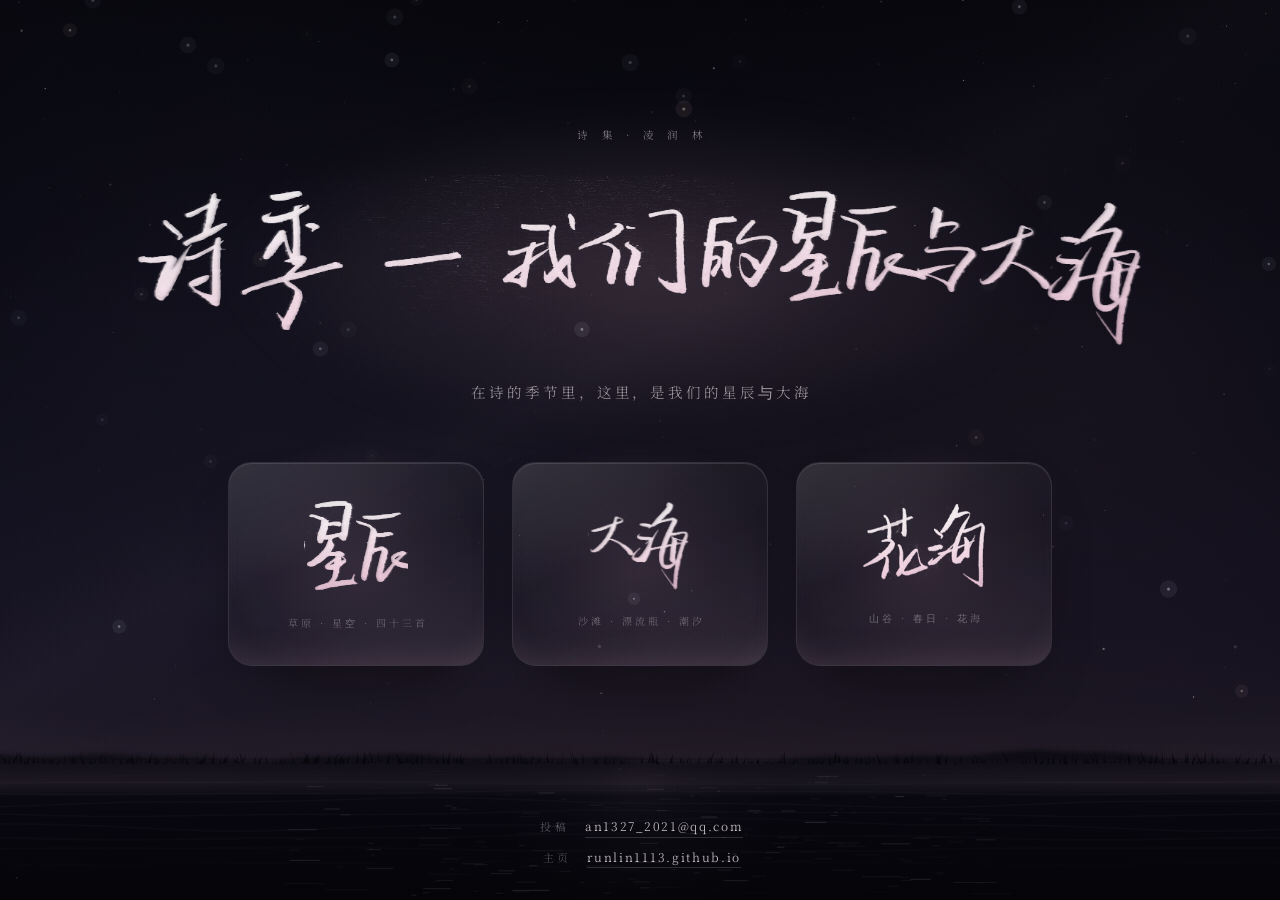
<file: index.html>
<!DOCTYPE html>
<html lang="zh-CN">
<head>
<meta charset="UTF-8">
<meta name="viewport" content="width=device-width,initial-scale=1,viewport-fit=cover">
<meta name="theme-color" content="#05050A">
<title>诗季 —— 我们的星辰与大海</title>
<meta name="description" content="凌润林诗集《诗季》。在诗的季节里，这里，是我们的星辰与大海。投稿邮箱 an1327_2021@qq.com">
<link rel="icon" href="data:image/svg+xml,%3Csvg xmlns='http://www.w3.org/2000/svg' viewBox='0 0 32 32'%3E%3Crect width='32' height='32' fill='%2306060C'/%3E%3Cpath d='M16 5.6l1.9 8.5 8.5 1.9-8.5 1.9L16 26.4l-1.9-8.5L5.6 16l8.5-1.9z' fill='%23F7DDE9'/%3E%3C/svg%3E">
<style>
/* ============ 字体：正文的中文衬线（本地子集，离线也不掉字） ============ */
@font-face{
  font-family:"PoemSerif";
  src:url("assets/fonts/noto-serif-sc-300.woff2") format("woff2");
  font-weight:300;font-style:normal;font-display:swap;
}
@font-face{
  font-family:"PoemSerif";
  src:url("assets/fonts/noto-serif-sc-400.woff2") format("woff2");
  font-weight:400;font-style:normal;font-display:swap;
}

:root{
  --paper:#F7EEF3;
  --dim:rgba(247,238,243,.46);
  --faint:rgba(247,238,243,.34);
  --serif:"PoemSerif","Noto Serif SC","Songti SC","STSong","Source Han Serif SC","SimSun",serif;
  --ease:cubic-bezier(.22,.61,.36,1);
}
*{margin:0;padding:0;box-sizing:border-box}
html,body{height:100%}
body{
  background:#05050A;color:var(--paper);
  font-family:var(--serif);font-weight:300;
  overflow:hidden;-webkit-font-smoothing:antialiased;-moz-osx-font-smoothing:grayscale;
  text-rendering:optimizeLegibility;
}

/* ============ 底：草原与海 ============ */
#bg{position:fixed;inset:0;width:100%;height:100%;display:block;z-index:0;
    opacity:0;animation:fadeIn 2.8s .1s var(--ease) forwards}
.veil{
  position:fixed;inset:0;z-index:1;pointer-events:none;
  background:
    radial-gradient(112% 78% at 50% 38%, rgba(4,4,9,.34) 0%, rgba(4,4,9,.10) 48%, rgba(4,4,9,0) 74%),
    radial-gradient(160% 70% at 50% 108%, rgba(3,3,7,.46) 0%, rgba(3,3,7,.12) 46%, rgba(3,3,7,0) 76%),
    radial-gradient(120% 66% at 50% -10%, rgba(3,3,7,.62) 0%, rgba(3,3,7,.12) 54%, rgba(3,3,7,0) 80%);
}
.grain{
  position:fixed;inset:-25%;z-index:2;pointer-events:none;
  opacity:0;mix-blend-mode:overlay;
  background-image:url("data:image/svg+xml;utf8,<svg xmlns='http://www.w3.org/2000/svg' width='200' height='200'><filter id='n'><feTurbulence type='fractalNoise' baseFrequency='.86' numOctaves='3' stitchTiles='stitch'/><feColorMatrix type='saturate' values='0'/></filter><rect width='200' height='200' filter='url(%23n)' opacity='.38'/></svg>");
  background-size:200px 200px;
  animation:grainIn 3.4s .6s var(--ease) forwards,grainMove 9s steps(7) infinite;
}

/* ============ 手写墨迹：粉白渐变 + 极淡的内发光与外晕 ============ */
.ink{position:relative;display:block;width:var(--w,100%);aspect-ratio:var(--ar);flex:none}
.ink i{
  position:absolute;inset:0;display:block;
  -webkit-mask-image:var(--ink);mask-image:var(--ink);
  -webkit-mask-size:100% 100%;mask-size:100% 100%;
  -webkit-mask-repeat:no-repeat;mask-repeat:no-repeat;
  -webkit-mask-position:center;mask-position:center;
}
/* 外晕：同一份笔迹模糊开，就是那圈光 */
.ink .bloom{
  background:linear-gradient(176deg,#FFFDFE 0%,#FFF1F7 34%,#FBDCE9 70%,#F1C3D9 100%);
  filter:blur(15px);
  opacity:.40;
}
/* 本体：粉白渐变，笔锋的浓淡还是原手写的那份 */
.ink .body{
  background:linear-gradient(176deg,#FFFDFE 0%,#FFF4F9 30%,#FCDEEB 66%,#F2C6DB 100%);
  filter:drop-shadow(0 0 9px rgba(255,186,214,.18));
  transition:filter 1.4s var(--ease);
}
/* 内发光：极轻，只是笔画里透一点光 */
.ink .light{
  background:linear-gradient(180deg,rgba(255,255,255,.60),rgba(255,255,255,.09) 46%,rgba(255,255,255,0) 78%);
  mix-blend-mode:screen;
  filter:blur(2px);
  opacity:.32;
}

/* ============ 版式 ============ */
.stage{
  position:fixed;inset:0;z-index:3;
  display:flex;flex-direction:column;align-items:center;justify-content:center;
  text-align:center;
  padding:clamp(46px,7.6vh,80px) clamp(20px,5vw,48px) clamp(112px,19.5vh,186px);
}

.head{position:relative;display:flex;flex-direction:column;align-items:center;width:100%;
      opacity:0;animation:riseIn 2.4s .35s var(--ease) forwards}
/* 标题背后一口缓慢呼吸的淡光 */
.head::before{
  content:"";position:absolute;left:50%;top:clamp(-60px,-6vh,-20px);
  width:min(1200px,118%);height:clamp(280px,50vh,450px);
  transform:translate(-50%,0);
  background:radial-gradient(ellipse 48% 50% at 50% 44%,rgba(255,196,222,.155),rgba(226,178,206,.065) 44%,rgba(226,178,206,0) 72%);
  filter:blur(24px);pointer-events:none;z-index:-1;
  animation:breathe 13s ease-in-out infinite alternate;
}

.kicker{
  font-size:clamp(9px,.86vw,10.5px);font-weight:300;
  letter-spacing:.5em;text-indent:.5em;
  color:rgba(247,238,243,.52);
  margin-bottom:clamp(20px,3.6vh,34px);
}

.title{width:min(1010px,91vw);margin:0;line-height:0}
.ink--title{--ink:url("assets/ink/title-full.png");--ar:1380/241}

.sub{
  margin-top:clamp(16px,2.9vh,26px);
  font-size:clamp(12px,1.32vw,14.5px);font-weight:300;
  letter-spacing:.2em;text-indent:.2em;line-height:2.1;
  color:rgba(247,238,243,.62);
  text-shadow:0 0 22px rgba(255,190,220,.14);
}

/* ============ 磨砂玻璃的两个入口 ============ */
.gates{
  display:flex;gap:clamp(16px,2.2vw,28px);
  margin-top:clamp(32px,6vh,64px);
  opacity:0;animation:riseIn 2.2s 1.05s var(--ease) forwards;
}
.gate{
  position:relative;isolation:isolate;
  display:flex;flex-direction:column;align-items:center;justify-content:center;
  width:clamp(190px,21vw,256px);height:clamp(158px,23vh,204px);
  border-radius:24px;text-decoration:none;color:inherit;
  border:1px solid rgba(255,255,255,.085);
  background:linear-gradient(163deg,rgba(255,255,255,.062),rgba(255,255,255,.018) 46%,rgba(255,255,255,.048));
  box-shadow:
    inset 0 1px 0 rgba(255,255,255,.11),
    inset 0 -26px 40px -30px rgba(255,192,216,.18),
    0 26px 64px -36px rgba(0,0,0,.96);
  -webkit-backdrop-filter:blur(18px) saturate(118%);
  backdrop-filter:blur(18px) saturate(118%);
  transition:background 1.3s var(--ease),border-color 1.3s var(--ease),
             box-shadow 1.5s var(--ease),transform 1.1s var(--ease);
}
/* 玻璃上的斜光 */
.gate::after{
  content:"";position:absolute;inset:0;z-index:0;border-radius:inherit;pointer-events:none;
  background:linear-gradient(146deg,rgba(255,255,255,.09),rgba(255,255,255,0) 38%,rgba(255,255,255,0) 66%,rgba(236,198,220,.05));
  opacity:.9;transition:opacity 1.3s var(--ease);
}
/* 边缘柔光：悬停时慢慢扩散出去 */
.gate::before{
  content:"";position:absolute;left:50%;top:50%;z-index:-1;
  width:186%;height:186%;
  transform:translate(-50%,-50%) scale(.66);
  background:radial-gradient(circle at 50% 50%,rgba(255,199,222,.22),rgba(255,190,216,.075) 40%,rgba(255,190,216,0) 68%);
  filter:blur(5px);opacity:.46;
  transition:opacity 1.5s var(--ease),transform 1.7s var(--ease);
  pointer-events:none;
}
.gate:hover,.gate:focus-visible{
  transform:translateY(-6px);
  border-color:rgba(255,232,242,.23);
  background:linear-gradient(163deg,rgba(255,255,255,.112),rgba(255,255,255,.040) 46%,rgba(255,255,255,.086));
  box-shadow:
    inset 0 1px 0 rgba(255,255,255,.21),
    inset 0 -26px 40px -24px rgba(255,206,226,.28),
    0 34px 92px -40px rgba(255,168,204,.32),
    0 0 70px -18px rgba(255,182,212,.30);
  outline:none;
}
.gate:hover::before,.gate:focus-visible::before{opacity:.95;transform:translate(-50%,-50%) scale(1.06)}
.gate:hover::after,.gate:focus-visible::after{opacity:1}
.gate:hover .ink .body,.gate:focus-visible .ink .body{filter:drop-shadow(0 0 15px rgba(255,196,220,.42)) brightness(1.06)}
.gate:hover .ink .bloom,.gate:focus-visible .ink .bloom{opacity:.66}

.gate .ink{--w:clamp(74px,8.4vw,104px);z-index:1;transition:transform 1.2s var(--ease)}
.gate:hover .ink{transform:translateY(-1px)}
.ink--star{--ink:url("assets/ink/gate-star.png");--ar:176/167}
.ink--sea{--ink:url("assets/ink/gate-sea.png");--ar:233/211}
/* 花海是横着写的，同样的字宽会更矮，所以给得宽一点，三张卡才等重 */
.ink--flower{--ink:url("assets/ink/gate-flower.png");--ar:359/248}
.gate .ink--flower{--w:clamp(94px,10.4vw,128px)}

.cap{
  position:relative;z-index:1;
  margin-top:clamp(14px,2.2vh,20px);
  font-size:clamp(9px,.82vw,10px);font-weight:300;
  letter-spacing:.3em;text-indent:.3em;
  color:rgba(247,238,243,.36);
  transition:color 1.2s var(--ease);
  white-space:nowrap;
}
.gate:hover .cap,.gate:focus-visible .cap{color:rgba(247,238,243,.64)}

/* ============ 页脚 ============ */
.foot{
  position:absolute;left:0;right:0;bottom:clamp(20px,3.6vh,40px);
  display:flex;flex-direction:column;align-items:center;gap:10px;
  font-size:clamp(10.5px,1vw,12px);font-weight:300;letter-spacing:.14em;
  color:rgba(247,238,243,.54);
  opacity:0;animation:fadeUp 2.2s 1.75s var(--ease) forwards;
}
.foot__row{display:flex;align-items:baseline;gap:clamp(10px,1.2vw,16px)}
.foot__k{font-size:.9em;letter-spacing:.34em;text-indent:.34em;color:rgba(247,238,243,.36)}
.foot a{
  color:rgba(247,238,243,.84);text-decoration:none;
  border-bottom:1px solid rgba(247,238,243,.16);padding-bottom:2px;
  transition:color .9s var(--ease),border-color .9s var(--ease),text-shadow .9s var(--ease);
}
.foot a:hover{color:#fff;border-color:rgba(255,214,232,.62);text-shadow:0 0 18px rgba(255,190,220,.45)}

.sr{
  position:absolute;width:1px;height:1px;padding:0;margin:-1px;overflow:hidden;
  clip:rect(0 0 0 0);white-space:nowrap;border:0;
}

@keyframes fadeIn{to{opacity:1}}
@keyframes grainIn{to{opacity:.17}}
@keyframes grainMove{
  0%{background-position:0 0}14%{background-position:-12px 8px}28%{background-position:9px -11px}
  42%{background-position:-7px -6px}56%{background-position:13px 5px}70%{background-position:-4px 12px}
  84%{background-position:6px -3px}100%{background-position:0 0}
}
@keyframes riseIn{
  from{opacity:0;transform:translateY(16px);filter:blur(9px)}
  to{opacity:1;transform:translateY(0);filter:blur(0)}
}
@keyframes fadeUp{
  from{opacity:0;transform:translateY(10px)}
  to{opacity:1;transform:translateY(0)}
}
@keyframes breathe{
  from{opacity:.62;transform:translate(-50%,0) scale(.96)}
  to{opacity:1;transform:translate(-50%,0) scale(1.04)}
}

/* ============ 窄屏 ============ */
@media (max-width:760px){
  .stage{padding:clamp(34px,6.4vh,58px) 18px clamp(112px,19vh,154px)}
  .title{width:min(560px,94vw)}
  .kicker{letter-spacing:.42em;text-indent:.42em;margin-bottom:clamp(16px,3vh,26px)}
  .sub{font-size:11.5px;letter-spacing:.1em;text-indent:.1em;line-height:2.1;
       margin-top:clamp(14px,2.6vh,22px)}
  .gates{margin-top:clamp(26px,5vh,44px);gap:9px}
  .gate{width:min(28vw,120px);height:clamp(118px,16.5vh,144px);border-radius:16px}
  .gate .ink{--w:clamp(46px,13.5vw,62px)}
  .gate .ink--flower{--w:clamp(60px,17.5vw,82px)}
  .cap{font-size:8.5px;letter-spacing:.02em;text-indent:.02em;color:rgba(247,238,243,.42)}
  .foot{font-size:10px;gap:7px}
  .foot__row{gap:9px}
}
@media (max-height:620px){
  .kicker{display:none}
  .stage{padding:22px 18px 78px}
  .gates{margin-top:20px}
  .gate{height:126px}
  .cap{display:none}
  .sub{font-size:11px}
}
@media (prefers-reduced-motion:reduce){
  *{animation-duration:.001ms!important;animation-delay:0s!important;transition-duration:.001ms!important}
  #bg,.grain,.head,.gates,.foot{opacity:1;transform:none;filter:none}
  .grain{opacity:.17}
}
</style>
</head>
<body>

<canvas id="bg" aria-hidden="true"></canvas>
<div class="veil" aria-hidden="true"></div>
<div class="grain" aria-hidden="true"></div>

<main class="stage">

  <header class="head">
    <p class="kicker">诗 集 · 凌 润 林</p>

    <h1 class="title">
      <span class="sr">诗季——我们的星辰与大海</span>
      <span class="ink ink--title" aria-hidden="true">
        <i class="bloom"></i><i class="body"></i><i class="light"></i>
      </span>
    </h1>

    <p class="sub">在诗的季节里，这里，是我们的星辰与大海</p>
  </header>

  <nav class="gates" aria-label="三个去处">
    <a class="gate" href="./stars/index.html" aria-label="星辰：草原星空，四十三首">
      <span class="ink ink--star" aria-hidden="true">
        <i class="bloom"></i><i class="body"></i><i class="light"></i>
      </span>
      <span class="cap">草原 · 星空 · 四十三首</span>
    </a>

    <a class="gate" href="./sea/index.html" aria-label="大海：沙滩漂流瓶">
      <span class="ink ink--sea" aria-hidden="true">
        <i class="bloom"></i><i class="body"></i><i class="light"></i>
      </span>
      <span class="cap">沙滩 · 漂流瓶 · 潮汐</span>
    </a>

    <a class="gate" href="./flower/index.html" aria-label="花海：春日山谷，每一朵花一首诗">
      <span class="ink ink--flower" aria-hidden="true">
        <i class="bloom"></i><i class="body"></i><i class="light"></i>
      </span>
      <span class="cap">山谷 · 春日 · 花海</span>
    </a>
  </nav>

  <footer class="foot">
    <p class="foot__row"><span class="foot__k">投稿</span><a href="mailto:an1327_2021@qq.com">an1327_2021@qq.com</a></p>
    <p class="foot__row"><span class="foot__k">主页</span><a href="https://runlin1113.github.io/" target="_blank" rel="noopener">runlin1113.github.io</a></p>
  </footer>

</main>

<script>
(function () {
  'use strict';

  var gates = document.querySelector('.gates');
  var cvs = document.getElementById('bg');
  var ctx = cvs.getContext('2d');
  var W = 0, H = 0, DPR = 1, hz = 0, MOBILE = true;
  var reduce = window.matchMedia && window.matchMedia('(prefers-reduced-motion: reduce)').matches;
  var canFilter = typeof ctx.filter === 'string';

  var stars = [], waves = [], blades = [], glints = [], motes = [];

  function rng(seed) {
    return function () {
      seed = (seed * 1103515245 + 12345) & 0x7fffffff;
      return seed / 0x7fffffff;
    };
  }

  function build() {
    var r = rng(20261107);
    var i, d;

    stars.length = 0;
    var sn = MOBILE ? 130 : 250;
    for (i = 0; i < sn; i++) {
      stars.push({
        x: r() * W,
        y: Math.pow(r(), 1.5) * hz * 0.98,
        rad: 0.3 + Math.pow(r(), 3.2) * 1.35,
        a: 0.12 + r() * 0.64,
        ph: r() * 6.2832,
        sp: 0.12 + r() * 0.5,
        warm: r() < 0.3
      });
    }

    waves.length = 0;
    for (i = 0; i < 11; i++) {
      waves.push({ t: i / 11, ph: r() * 6.2832, sp: 0.06 + r() * 0.14, amp: 0.6 + r() * 2.0 });
    }

    /* 地平线上的草：一片贴着远岸的剪影，不往前景爬 */
    blades.length = 0;
    var fh = H - hz;
    for (i = 0; i < (MOBILE ? 150 : 470); i++) {
      blades.push({
        x: r() * W * 1.02 - W * 0.01,
        by: hz + 3 + r() * fh * 0.014,
        h: fh * (0.014 + Math.pow(r(), 1.6) * 0.075),
        lean: (r() - 0.5) * 1.0,
        curve: (r() - 0.5) * 0.55,
        w: 0.9 + r() * 1.7,
        ph: r() * 6.2832,
        sp: 0.32 + r() * 0.7,
        o: 0.5 + r() * 0.45
      });
    }
    blades.sort(function (a, b) { return a.h - b.h; });

    /* 水面上碎掉的星 */
    glints.length = 0;
    var gn = MOBILE ? 90 : 190;
    for (i = 0; i < gn; i++) {
      glints.push({
        u: (r() - 0.5) * 1.1,
        v: Math.pow(r(), 0.7),
        len: 3 + Math.pow(r(), 1.8) * 26,
        a: 0.04 + Math.pow(r(), 1.5) * 0.17,
        ph: r() * 6.2832,
        sp: 0.3 + r() * 1.1
      });
    }

    motes.length = 0;
    var mn = MOBILE ? 14 : 26;
    for (i = 0; i < mn; i++) {
      motes.push({
        x: r() * W, y: r() * H,
        rad: 0.5 + r() * 1.2,
        vy: -(0.05 + r() * 0.16),
        vx: (r() - 0.5) * 0.11,
        a: 0.05 + r() * 0.2,
        ph: r() * 6.2832
      });
    }
  }

  function resize() {
    DPR = Math.min(2, window.devicePixelRatio || 1);
    W = window.innerWidth;
    H = window.innerHeight;
    MOBILE = W < 760;
    cvs.width = Math.round(W * DPR);
    cvs.height = Math.round(H * DPR);
    cvs.style.width = W + 'px';
    cvs.style.height = H + 'px';
    ctx.setTransform(DPR, 0, 0, DPR, 0, 0);

    hz = measureHz();
    build();
  }

  /* 地平线跟着两个入口走：永远落在它们脚下一段距离。
     标题和门怎么长，岸就怎么退，不会压到卡片上 */
  function measureHz() {
    /* 用 rect 而不是 offsetTop：offsetTop 是从 padding 边算的，会少掉一截 */
    var gb = gates ? gates.getBoundingClientRect().bottom : H * 0.66;
    var gap = Math.max(56, Math.min(132, H * 0.105));
    return Math.min(H * 0.90, Math.max(H * 0.58, gb + gap));
  }

  /* 字体和图片到齐后版式会挪一点，岸得重新落一次 */
  function relayout() {
    var v = measureHz();
    if (Math.abs(v - hz) > 1) {
      hz = v;
      build();
      if (reduce) drawStatic();
    }
  }

  function blob(x, y, rad, rgb, a) {
    var g = ctx.createRadialGradient(x, y, 0, x, y, rad);
    g.addColorStop(0, 'rgba(' + rgb + ',' + a + ')');
    g.addColorStop(0.48, 'rgba(' + rgb + ',' + (a * 0.42) + ')');
    g.addColorStop(1, 'rgba(' + rgb + ',0)');
    ctx.fillStyle = g;
    ctx.beginPath();
    ctx.arc(x, y, rad, 0, 6.2832);
    ctx.fill();
  }

  var SKY_TOP = [5, 5, 11], SKY_MID = [11, 10, 22], SKY_LOW = [26, 20, 34];

  function sky(t) {
    var g = ctx.createLinearGradient(0, 0, 0, hz);
    g.addColorStop(0, '#05050B');
    g.addColorStop(0.30, '#080812');
    g.addColorStop(0.60, '#0C0B17');
    g.addColorStop(0.83, '#120F1E');
    g.addColorStop(1, '#1A1522');
    ctx.fillStyle = g;
    ctx.fillRect(0, 0, W, hz + 1);

    /* 几团没有边界的雾光 —— 天自己亮了一点，不是画上去的圆 */
    blob(W * 0.20, hz * 0.32, Math.max(W, H) * 0.48, '124,112,168', 0.075);
    blob(W * 0.84, hz * 0.50, Math.max(W, H) * 0.42, '186,128,158', 0.058);
    blob(W * 0.5, hz * 1.02, Math.max(W, H) * 0.66, '206,158,178', 0.065);

    /* 银河：斜着铺过去的一层极淡的亮，会极慢地移 */
    ctx.save();
    ctx.globalCompositeOperation = 'lighter';
    ctx.translate(W * 0.54, hz * 0.42);
    ctx.rotate(-0.5 + Math.sin(t * 0.02) * 0.004);
    var bw = Math.max(W, H) * 1.6, bh = Math.max(W, H) * 0.30;
    var bg = ctx.createLinearGradient(0, -bh, 0, bh);
    bg.addColorStop(0, 'rgba(140,140,190,0)');
    bg.addColorStop(0.4, 'rgba(146,142,196,.020)');
    bg.addColorStop(0.5, 'rgba(186,172,206,.042)');
    bg.addColorStop(0.6, 'rgba(146,142,196,.020)');
    bg.addColorStop(1, 'rgba(140,140,190,0)');
    ctx.fillStyle = bg;
    ctx.fillRect(-bw / 2, -bh, bw, bh * 2);
    ctx.restore();
  }

  function drawStars(t) {
    for (var i = 0; i < stars.length; i++) {
      var s = stars[i];
      var tw = 0.55 + 0.45 * Math.sin(t * s.sp + s.ph);
      var a = s.a * tw;
      if (a <= 0.008) continue;
      ctx.globalAlpha = Math.min(0.92, a);
      ctx.fillStyle = s.warm ? '#FFE4D2' : '#E6EBFF';
      ctx.beginPath();
      ctx.arc(s.x, s.y, s.rad, 0, 6.2832);
      ctx.fill();
      if (s.rad > 1.15) {
        ctx.globalAlpha = Math.min(0.15, a * 0.18);
        ctx.beginPath();
        ctx.arc(s.x, s.y, s.rad * 5.4, 0, 6.2832);
        ctx.fill();
      }
    }
    ctx.globalAlpha = 1;
  }

  /* 地平线：一条起伏不定的远岸，岸边站着草 */
  function horizon() {
    /* 贴着地平线的一层微光，是海也是草原尽头的光 */
    var g = ctx.createLinearGradient(0, hz - H * 0.055, 0, hz + H * 0.04);
    g.addColorStop(0, 'rgba(226,186,206,0)');
    g.addColorStop(0.55, 'rgba(230,190,210,.028)');
    g.addColorStop(0.84, 'rgba(255,216,230,.078)');
    g.addColorStop(1, 'rgba(255,222,234,.012)');
    ctx.fillStyle = g;
    ctx.fillRect(0, hz - H * 0.055, W, H * 0.095);

    /* 远岸的轮廓：只露一线，糊一点，像被雾吃掉一半 */
    ctx.save();
    if (canFilter) ctx.filter = 'blur(2.5px)';
    ctx.beginPath();
    ctx.moveTo(-30, hz + 24);
    for (var x = -30; x <= W + 30; x += 6) {
      var y = hz + 2
        - Math.abs(Math.sin(x * 0.0041 + 0.8)) * 6.5
        - Math.sin(x * 0.0113 + 2.2) * 3.4
        - Math.sin(x * 0.0271 + 4.1) * 1.7
        - Math.sin(x * 0.0613 + 1.7) * 0.9;
      ctx.lineTo(x, y);
    }
    ctx.lineTo(W + 30, hz + 24);
    ctx.closePath();
    var rf = ctx.createLinearGradient(0, hz - 12, 0, hz + 24);
    rf.addColorStop(0, 'rgba(8,7,13,.94)');
    rf.addColorStop(0.42, 'rgba(8,7,13,.62)');
    rf.addColorStop(1, 'rgba(8,7,13,0)');
    ctx.fillStyle = rf;
    ctx.fill();
    ctx.restore();
  }

  /* 岸上的草：一根一根，底宽尖细，风一来一起偏一点 */
  function drawBlades(t) {
    for (var i = 0; i < blades.length; i++) {
      var b = blades[i];
      var sway = Math.sin(t * b.sp + b.ph) * b.h * 0.3
               + Math.sin(t * b.sp * 0.4 + b.ph * 1.9) * b.h * 0.1;
      var tipx = b.x + b.lean * b.h * 0.5 + sway;
      var tipy = b.by - b.h;
      var mx = b.x + b.lean * b.h * 0.16 + b.curve * b.h * 0.4 + sway * 0.34;
      var my = b.by - b.h * 0.55;
      ctx.beginPath();
      ctx.moveTo(b.x - b.w * 0.5, b.by);
      ctx.quadraticCurveTo(mx - b.w * 0.34, my, tipx, tipy);
      ctx.quadraticCurveTo(mx + b.w * 0.38, my, b.x + b.w * 0.5, b.by);
      ctx.closePath();
      ctx.fillStyle = 'rgba(6,6,11,' + b.o.toFixed(2) + ')';
      ctx.fill();
    }
  }

  /* 海：暗下去的一片水，只有光在动 */
  function water(t) {
    var d = H - hz;
    var g = ctx.createLinearGradient(0, hz, 0, H);
    g.addColorStop(0, '#141020');
    g.addColorStop(0.14, '#0C0A15');
    g.addColorStop(0.44, '#07060E');
    g.addColorStop(0.78, '#05050B');
    g.addColorStop(1, '#040408');
    ctx.fillStyle = g;
    ctx.fillRect(0, hz - 1, W, d + 1);

    /* 岸上的光落进水里，就在地平线底下化开 */
    var ug = ctx.createLinearGradient(0, hz, 0, hz + d * 0.26);
    ug.addColorStop(0, 'rgba(255,214,230,.055)');
    ug.addColorStop(0.45, 'rgba(240,200,220,.018)');
    ug.addColorStop(1, 'rgba(240,200,220,0)');
    ctx.fillStyle = ug;
    ctx.fillRect(0, hz, W, d * 0.26);

    /* 星光在水面上铺成一条路 */
    ctx.save();
    ctx.beginPath();
    ctx.rect(0, hz, W, d);
    ctx.clip();
    ctx.translate(W * 0.5, hz + d * 0.01);
    ctx.scale(0.68, 1);
    var rr = d * 1.55;
    var lane = ctx.createRadialGradient(0, 0, 0, 0, 0, rr);
    lane.addColorStop(0, 'rgba(236,200,220,.075)');
    lane.addColorStop(0.30, 'rgba(214,186,214,.032)');
    lane.addColorStop(0.62, 'rgba(198,180,210,.012)');
    lane.addColorStop(1, 'rgba(198,180,210,0)');
    ctx.fillStyle = lane;
    ctx.beginPath();
    ctx.arc(0, 0, rr, 0, 6.2832);
    ctx.fill();
    ctx.restore();

    /* 涌：几条极淡的长线，给水面一点起伏 */
    for (var i = 0; i < waves.length; i++) {
      var w = waves[i];
      var y0 = hz + d * (0.03 + Math.pow(w.t, 1.35) * 0.80);
      var amp = w.amp * (0.4 + w.t * 2.4);
      var fade = Math.max(0.12, 1 - Math.abs(w.t - 0.38) * 1.5);
      ctx.beginPath();
      for (var x = -30; x <= W + 30; x += 20) {
        var yy = y0
          + Math.sin(x * 0.0066 + t * w.sp + w.ph) * amp
          + Math.sin(x * 0.0192 - t * 0.16 + w.ph * 1.7) * amp * 0.34;
        if (x === -30) ctx.moveTo(x, yy); else ctx.lineTo(x, yy);
      }
      ctx.strokeStyle = 'rgba(224,190,212,' + ((0.026 + w.t * 0.034) * fade).toFixed(3) + ')';
      ctx.lineWidth = 0.7 + w.t * 1.6;
      ctx.stroke();
    }

    /* 碎光：横着的短划，横着才像水 */
    ctx.save();
    ctx.globalCompositeOperation = 'lighter';
    for (var k = 0; k < glints.length; k++) {
      var q = glints[k];
      var gx = W * 0.5 + q.u * W * 0.5;
      var gy = hz + 6 + Math.pow(q.v, 1.3) * d * 0.92;
      var near = 1 - Math.abs(q.u) * 0.55;
      var flick = 0.3 + 0.7 * Math.abs(Math.sin(t * q.sp + q.ph));
      var len = q.len * (0.4 + q.v * 1.2);
      ctx.globalAlpha = Math.min(0.5, q.a * flick * near);
      ctx.fillStyle = 'rgba(246,224,236,1)';
      ctx.fillRect(gx - len / 2, gy, len, 1);
    }
    ctx.globalAlpha = 1;
    ctx.restore();
  }

  function drawMotes(t) {
    ctx.save();
    ctx.globalCompositeOperation = 'lighter';
    for (var i = 0; i < motes.length; i++) {
      var m = motes[i];
      m.y += m.vy;
      m.x += m.vx + Math.sin(t * 0.22 + m.ph) * 0.12;
      if (m.y < -12) { m.y = H + 12; m.x = Math.random() * W; }
      if (m.x < -12) m.x = W + 12;
      if (m.x > W + 12) m.x = -12;
      ctx.globalAlpha = m.a * (0.5 + 0.5 * Math.sin(t * 0.5 + m.ph));
      ctx.fillStyle = '#FFD9E6';
      ctx.beginPath();
      ctx.arc(m.x, m.y, m.rad, 0, 6.2832);
      ctx.fill();
    }
    ctx.globalAlpha = 1;
    ctx.restore();
  }

  var t0 = 0, frameI = 0;
  function frame(now) {
    if (!t0) t0 = now;
    var t = (now - t0) / 1000;
    frameI++;

    ctx.setTransform(DPR, 0, 0, DPR, 0, 0);
    ctx.clearRect(0, 0, W, H);

    sky(t);
    drawStars(t);
    water(t);
    horizon();
    drawBlades(t);
    drawMotes(t);

    /* 头几秒里版式可能还在挪（字体、图片陆续到位），岸跟着再量几次 */
    if (t < 4 && frameI % 10 === 0) relayout();

    requestAnimationFrame(frame);
  }

  function drawStatic() {
    ctx.setTransform(DPR, 0, 0, DPR, 0, 0);
    ctx.clearRect(0, 0, W, H);
    sky(0); drawStars(0); water(0); horizon(); drawBlades(0.8); drawMotes(0);
  }

  var rzT = 0;
  window.addEventListener('resize', function () {
    clearTimeout(rzT);
    rzT = setTimeout(function () {
      resize();
      t0 = 0; frameI = 0;
      if (reduce) drawStatic();
    }, 140);
  });

  resize();
  if (reduce) {
    drawStatic();
  } else {
    requestAnimationFrame(frame);
  }

  window.addEventListener('load', relayout);
  if (document.fonts && document.fonts.ready) {
    document.fonts.ready.then(relayout);
  }
  setTimeout(relayout, 300);
})();
</script>
</body>
</html>
</file>
